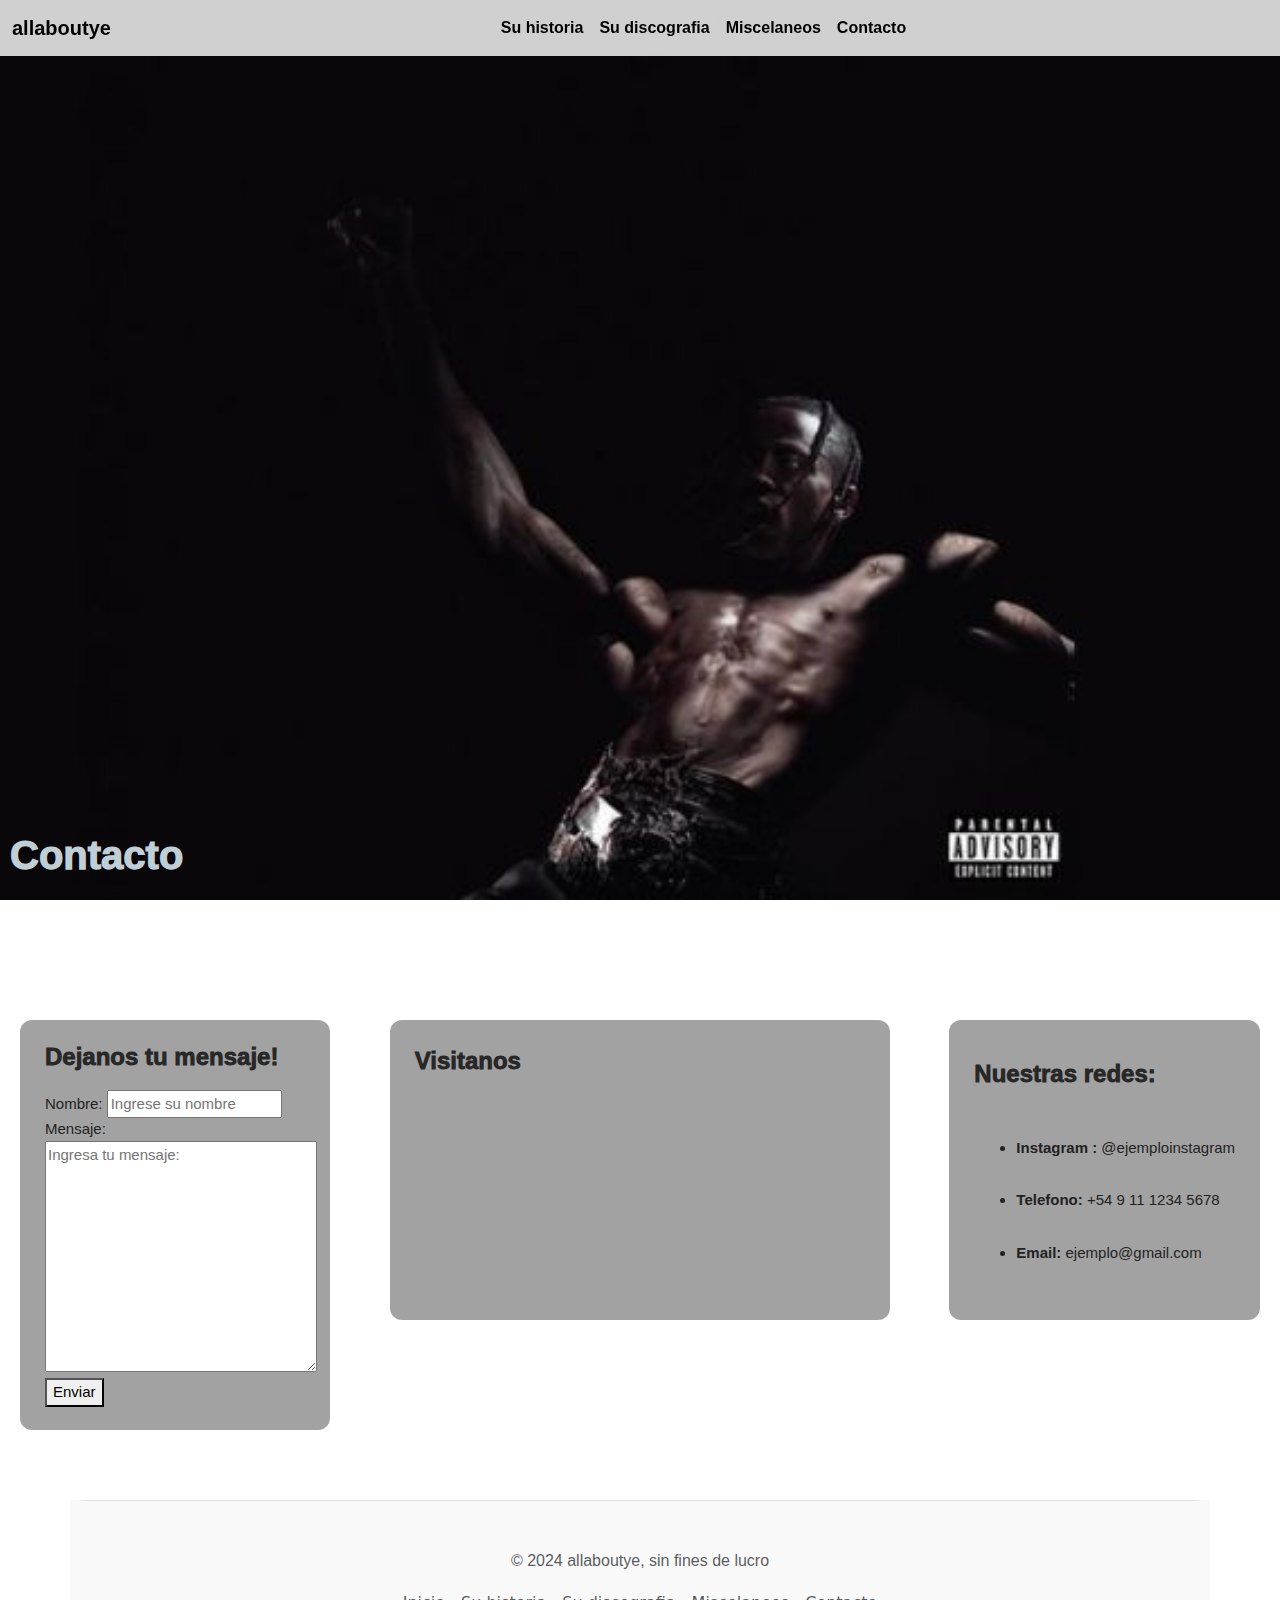
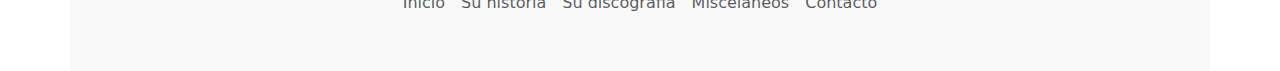
<file: pages/contacto.html>
<!DOCTYPE html>
<html lang="en">
<head>
    <meta charset="UTF-8">
    <meta name="viewport" content="width=device-width, initial-scale=1.0">
    <link href="https://cdn.jsdelivr.net/npm/bootstrap@5.3.3/dist/css/bootstrap.min.css" rel="stylesheet" integrity="sha384-QWTKZyjpPEjISv5WaRU9OFeRpok6YctnYmDr5pNlyT2bRjXh0JMhjY6hW+ALEwIH" crossorigin="anonymous">
    <link rel="stylesheet" href="../css/style.css">
    <title>pre entrega 2</title>
</head>
<body>
    <header>
        <nav class="navbar navbar-expand-lg bg-cont top-0 position-fixed w-100 z-1000 bg-cont">
          <div class="container-fluid pe-0 ">
            <a class="navbar-brand" href="../index.html"><strong>allaboutye</strong></a>
            <button class="navbar-toggler" type="button" data-bs-toggle="collapse" data-bs-target="#navbarSupportedContent" aria-controls="navbarSupportedContent" aria-expanded="false" aria-label="Toggle navigation">
              <span class="navbar-toggler-icon"></span>
            </button>
            <div class="collapse navbar-collapse justify-content-center" id="navbarSupportedContent">
              <ul class="navbar-nav  mb-2 mb-lg-0">
                <li class="nav-item">
                  <a class="nav-link active" aria-current="page" href="../pages/historia.html">Su historia</a>
                </li>
                <li class="nav-item">
                  <a class="nav-link active" aria-current="page" href="../pages/discografia.html">Su discografia</a>
                </li>
                <li class="nav-item">
                  <a class="nav-link active" aria-current="page" href="../pages/miscelaneo.html">Miscelaneos</a>
                </li>
                <li class="nav-item">
                  <a class="nav-link active" aria-current="page" href="contacto.html">Contacto</a>
                </li>
              </ul>
            </div>
          </div>
        </nav>
        
      </header>
    <main>
        <section class="hero">
            <article class="hero-content">
                <img src="../imgs/utopia header.jpg" alt="Banner Kanye West, album Ye cover" class="contImg">
                <div>
                    <h1>Contacto</h1>
                </div>
            </article>
        </section>
        <section class="contactos">
            <article class="contacto" >
                <div class="contacto-content">
                    <h2>Dejanos tu mensaje!</h2>
                    <form>
                        <div>
                            <label for="nombre">Nombre: </label>
                            <input type="text" id="nombre" placeholder="Ingrese su nombre">
                        </div>
                        <div>
                            <label for="mensaje">Mensaje:</label>
                            <textarea name="mensaje" id="mensaje" cols="30" rows="10" placeholder="Ingresa tu mensaje:"></textarea>
                        </div>
                        <button type="submit">Enviar</button>
                    </form>
                </div>
            </article>
            <article class="contacto-map" >
                <div class="contacto-content">
                    <h2>Visitanos</h2>
                    <iframe src="https://www.google.com/maps/embed?pb=!1m18!1m12!1m3!1d3539.2441127667316!2d153.0720229743963!3d-27.492782617688153!2m3!1f0!2f0!3f0!3m2!1i1024!2i768!4f13.1!3m3!1m2!1s0x6b915b3699f8b55b%3A0x922c423769b42c14!2sKaye%20West%20Studios!5e0!3m2!1ses-419!2sar!4v1710774173276!5m2!1ses-419!2sar" width="600" height="450" style="border:0;" allowfullscreen="" loading="lazy" referrerpolicy="no-referrer-when-downgrade"></iframe>
                </div>
            </article>
            <article class="contacto-redes" >
                <div class="contacto-content">
                    <h2>Nuestras redes:</h2>
                    <ul>
                        <li> <span>Instagram :</span> @ejemploinstagram</li>
                        <li><span>Telefono:</span> +54 9 11 1234 5678</li>
                        <li> <span>Email:</span> ejemplo@gmail.com</li>
                    </ul>
                </div>
            </article>
        </section>
    </main>

    <div class="container foot ">
      <footer class="d-flex flex-wrap justify-content-center align-items-center p-5 border-top">
        <p class=" mb-0 text-muted ">&copy; 2024 allaboutye, sin fines de lucro</p>
    
        <ul class="nav col-md-12 justify-content-center">
          <li class="nav-item"><a href="../index.html" class="nav-link px-2 text-muted">Inicio</a></li>
          <li class="nav-item"><a href="../pages/historia.html" class="nav-link px-2 text-muted">Su historia</a></li>
          <li class="nav-item"><a href="../pages/discografia.html" class="nav-link px-2 text-muted">Su discografia</a></li>
          <li class="nav-item"><a href="../pages/miscelaneo.html" class="nav-link px-2 text-muted">Miscelaneos</a></li>
          <li class="nav-item"><a href="../pages/contacto.html" class="nav-link px-2 text-muted">Contacto</a></li>
        </ul>
      </footer>
    </div>
    
    <script src="https://cdn.jsdelivr.net/npm/bootstrap@5.3.3/dist/js/bootstrap.bundle.min.js" integrity="sha384-YvpcrYf0tY3lHB60NNkmXc5s9fDVZLESaAA55NDzOxhy9GkcIdslK1eN7N6jIeHz" crossorigin="anonymous"></script>
</body>
</html>
</file>
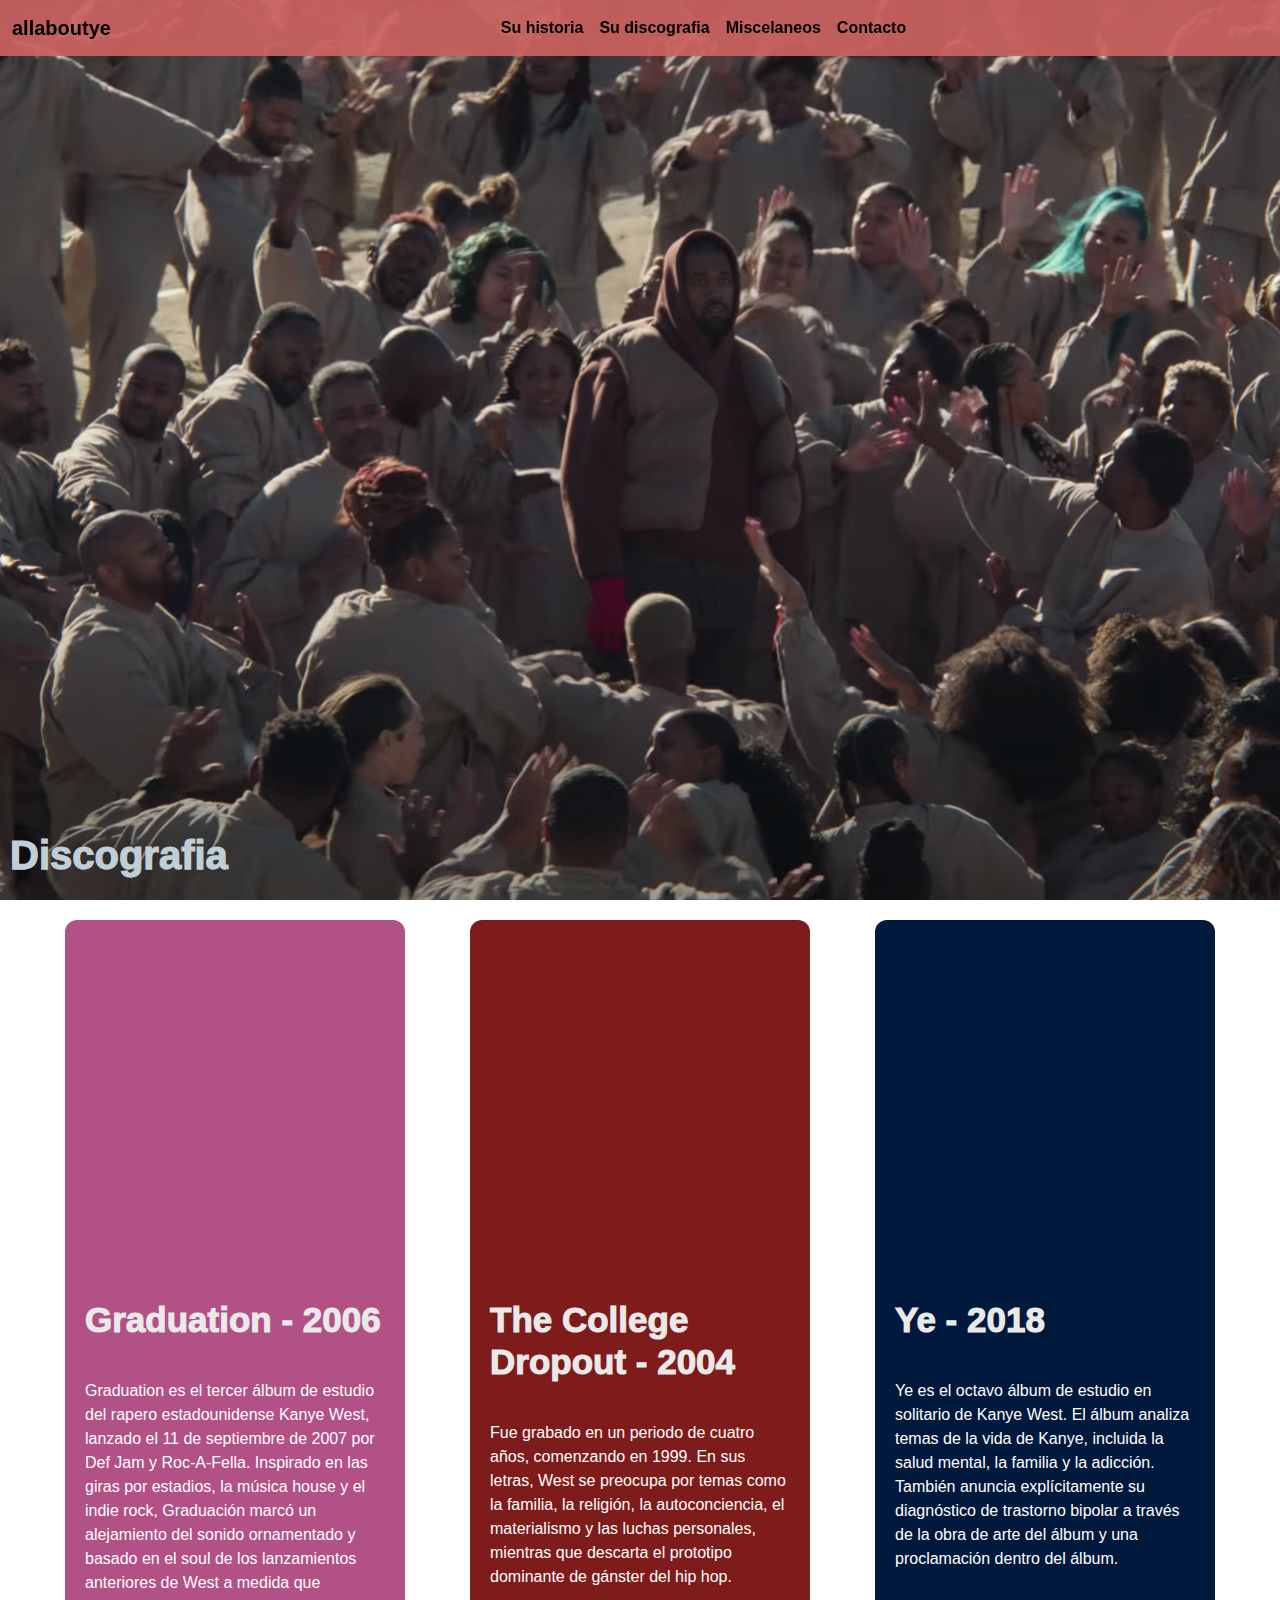
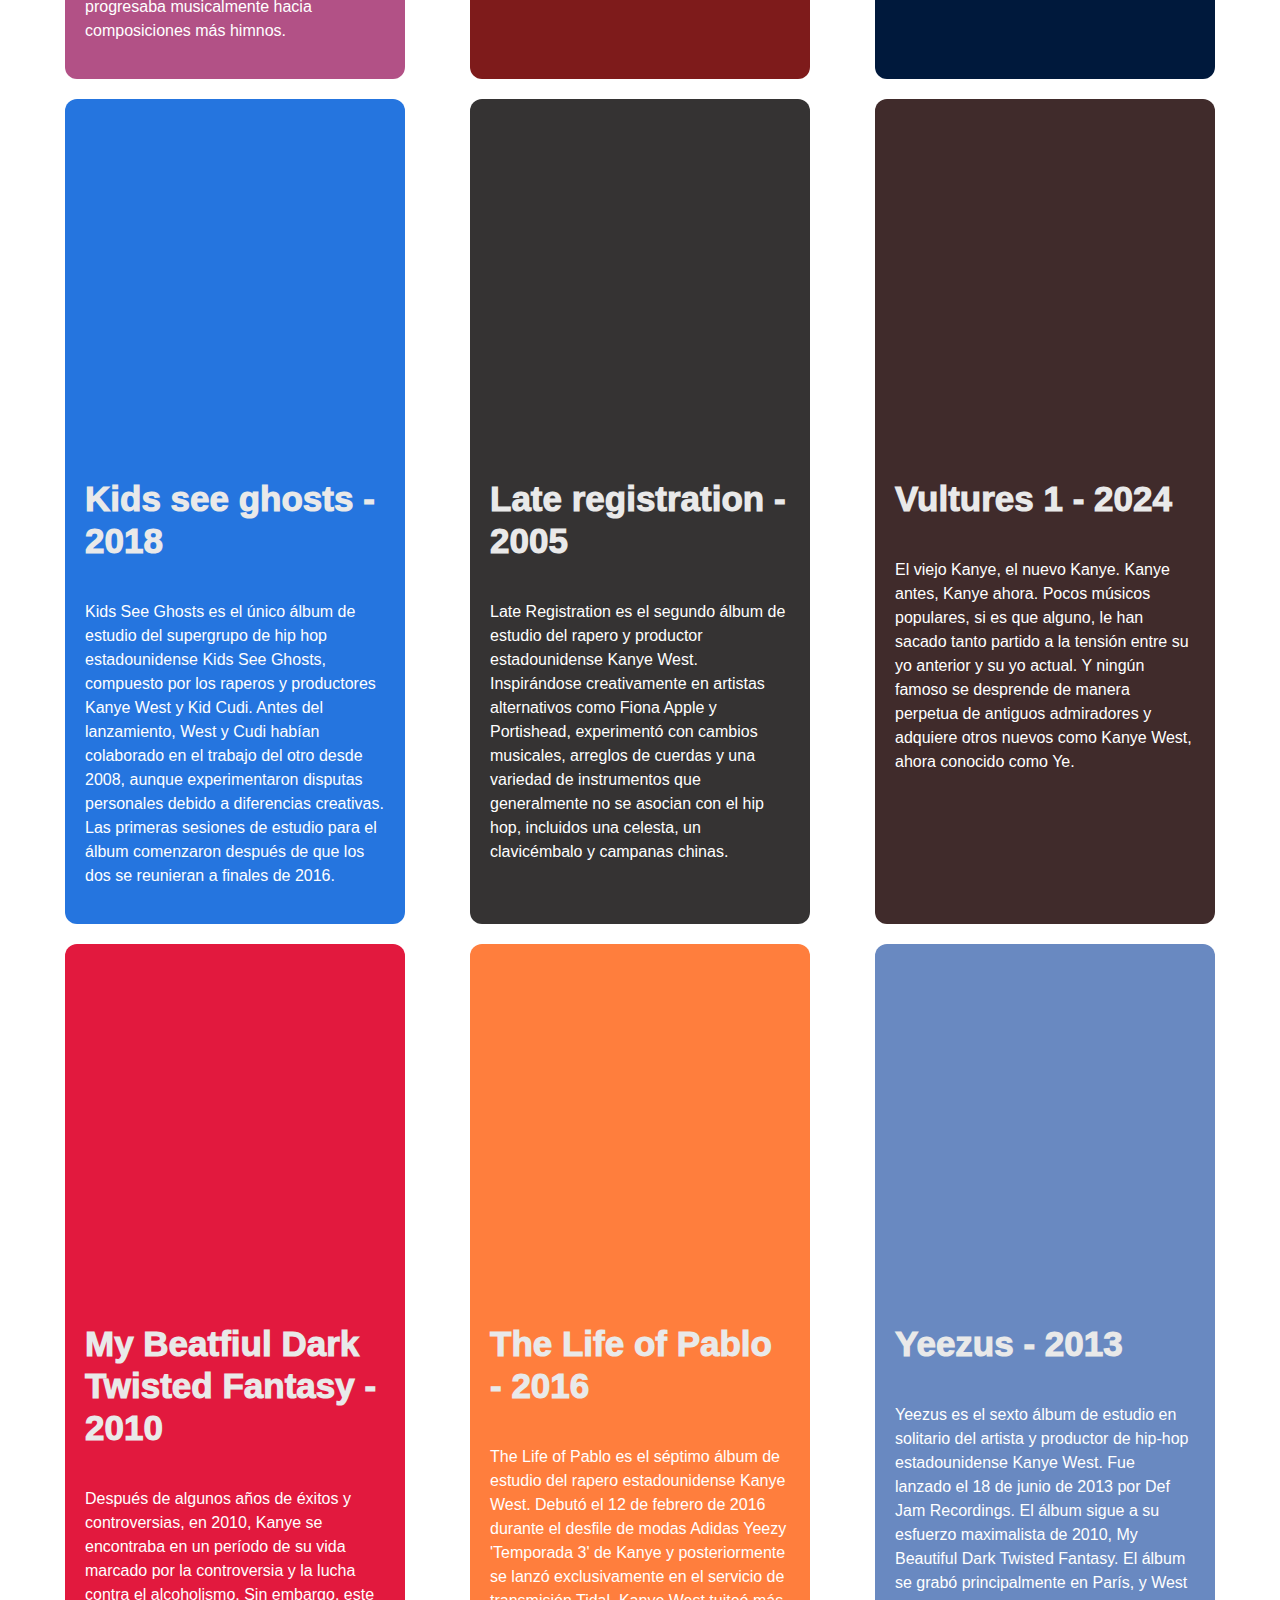
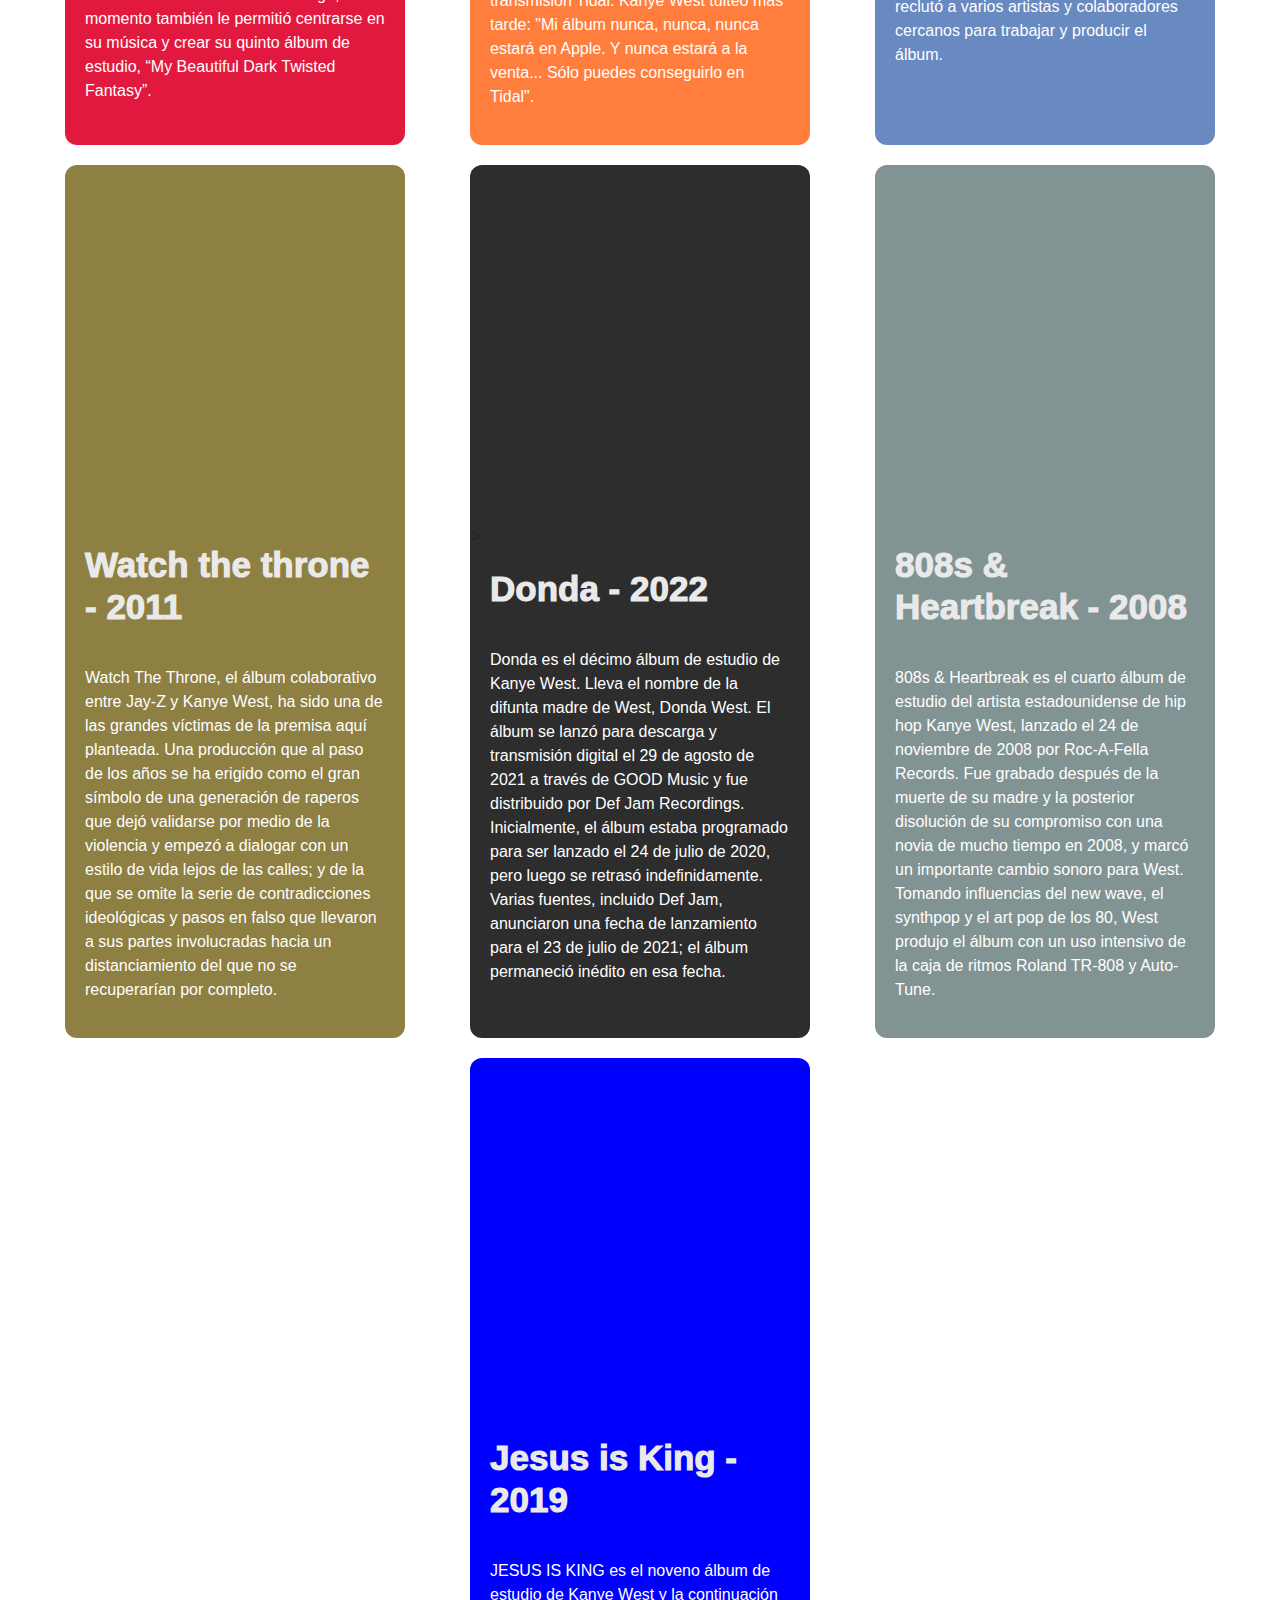
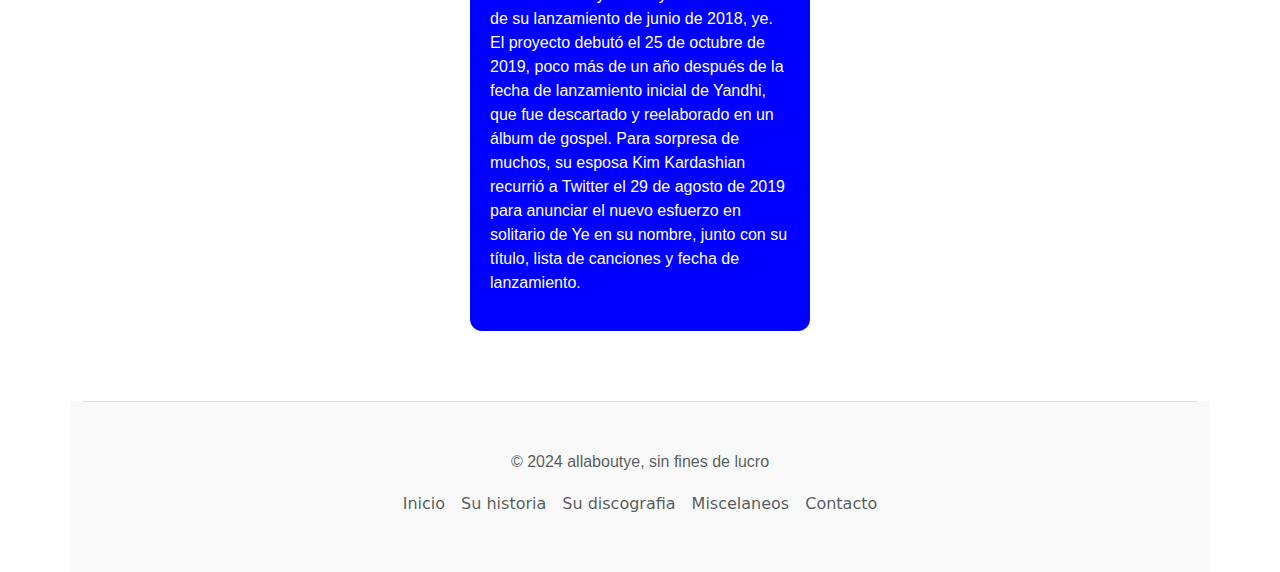
<file: pages/discografia.html>
<!DOCTYPE html>
<html lang="en">
<head>
    <meta charset="UTF-8">
    <meta name="viewport" content="width=device-width, initial-scale=1.0">
    <link href="https://cdn.jsdelivr.net/npm/bootstrap@5.3.3/dist/css/bootstrap.min.css" rel="stylesheet" integrity="sha384-QWTKZyjpPEjISv5WaRU9OFeRpok6YctnYmDr5pNlyT2bRjXh0JMhjY6hW+ALEwIH" crossorigin="anonymous">
    <link rel="stylesheet" href="../css/style.css">
    <title>pre entrega 2</title>
</head>
<body>
    <header>
        <nav class="navbar navbar-expand-lg bg-disc top-0 position-fixed w-100 z-1000 bg-cont">
            <div class="container-fluid pe-0 ">
            <a class="navbar-brand" href="../index.html"><strong>allaboutye</strong></a>
            <button class="navbar-toggler" type="button" data-bs-toggle="collapse" data-bs-target="#navbarSupportedContent" aria-controls="navbarSupportedContent" aria-expanded="false" aria-label="Toggle navigation">
                <span class="navbar-toggler-icon"></span>
            </button>
            <div class="collapse navbar-collapse justify-content-center" id="navbarSupportedContent">
                <ul class="navbar-nav  mb-2 mb-lg-0">
                <li class="nav-item">
                    <a class="nav-link active" aria-current="page" href="../pages/historia.html">Su historia</a>
                </li>
                <li class="nav-item">
                    <a class="nav-link active" aria-current="page" href="discografia.html">Su discografia</a>
                </li>
                <li class="nav-item">
                    <a class="nav-link active" aria-current="page" href="../pages/miscelaneo.html">Miscelaneos</a>
                </li>
                <li class="nav-item">
                    <a class="nav-link active" aria-current="page" href="../pages/contacto.html">Contacto</a>
                </li>
                </ul>
            </div>
            </div>
        </nav>
    </header>
    <main>
        <section class="hero">
            <article class="hero-content">
                <img src="../imgs/closed on sunday.png" alt="Banner Kanye West, Closed on sunday shot">
                <div>
                    <h1>Discografia</h1>
                </div>
            </article>
        </section>

        <section class="discografia">
            <article class="graduation">
                <iframe style="border-radius:12px" src="https://open.spotify.com/embed/album/4SZko61aMnmgvNhfhgTuD3?utm_source=generator" width="100%" height="352" frameBorder="0" allowfullscreen="" allow="autoplay; clipboard-write; encrypted-media; fullscreen; picture-in-picture" loading="lazy"></iframe>
                <div class="albums-content">
                    <h2>Graduation - 2006 </h2>
                    <p>Graduation es el tercer álbum de estudio del rapero estadounidense Kanye West, lanzado el 11 de septiembre de 2007 por Def Jam y Roc-A-Fella. Inspirado en las giras por estadios, la música house y el indie rock, Graduación marcó un alejamiento del sonido ornamentado y basado en el soul de los lanzamientos anteriores de West a medida que progresaba musicalmente hacia composiciones más himnos.
                    </p>
            </article>
            <article class="TCD">
                <iframe style="border-radius:12px" src="https://open.spotify.com/embed/album/4Uv86qWpGTxf7fU7lG5X6F?utm_source=generator" width="100%" height="352" frameBorder="0" allowfullscreen="" allow="autoplay; clipboard-write; encrypted-media; fullscreen; picture-in-picture" loading="lazy"></iframe>
                <div class="albums-content">
                    <h2>The College Dropout - 2004</h2>
                    <p>Fue grabado en un periodo de cuatro años, comenzando en 1999. En sus letras, West se preocupa por temas como la familia, la religión, la autoconciencia, el materialismo y las luchas personales, mientras que descarta el prototipo dominante de gánster del hip hop.
                    </p>
            </article>
            <article class="Ye">
                <iframe style="border-radius:12px" src="https://open.spotify.com/embed/album/2Ek1q2haOnxVqhvVKqMvJe?utm_source=generator" width="100%" height="352" frameBorder="0" allowfullscreen="" allow="autoplay; clipboard-write; encrypted-media; fullscreen; picture-in-picture" loading="lazy"></iframe>
                <div class="albums-content">
                    <h2>Ye - 2018</h2>
                    <p>Ye es el octavo álbum de estudio en solitario de Kanye West. El álbum analiza temas de la vida de Kanye, incluida la salud mental, la familia y la adicción. También anuncia explícitamente su diagnóstico de trastorno bipolar a través de la obra de arte del álbum y una proclamación dentro del álbum.
                    </p>
            </article>
            <article class="KSG">
                <iframe style="border-radius:12px" src="https://open.spotify.com/embed/album/6pwuKxMUkNg673KETsXPUV?utm_source=generator" width="100%" height="352" frameBorder="0" allowfullscreen="" allow="autoplay; clipboard-write; encrypted-media; fullscreen; picture-in-picture" loading="lazy"></iframe>
                <div class="albums-content">
                    <h2>Kids see ghosts - 2018 </h2>
                    <p>Kids See Ghosts es el único álbum de estudio del supergrupo de hip hop estadounidense Kids See Ghosts, compuesto por los raperos y productores Kanye West y Kid Cudi. Antes del lanzamiento, West y Cudi habían colaborado en el trabajo del otro desde 2008, aunque experimentaron disputas personales debido a diferencias creativas. Las primeras sesiones de estudio para el álbum comenzaron después de que los dos se reunieran a finales de 2016.
                    </p>
            </article>
            <article class="Late-registration">
                <iframe style="border-radius:12px" src="https://open.spotify.com/embed/album/5ll74bqtkcXlKE7wwkMq4g?utm_source=generator" width="100%" height="352" frameBorder="0" allowfullscreen="" allow="autoplay; clipboard-write; encrypted-media; fullscreen; picture-in-picture" loading="lazy"></iframe>
                <div class="albums-content">
                    <h2>Late registration - 2005</h2>
                    <p>Late Registration es el segundo álbum de estudio del rapero y productor estadounidense Kanye West. Inspirándose creativamente en artistas alternativos como Fiona Apple y Portishead, experimentó con cambios musicales, arreglos de cuerdas y una variedad de instrumentos que generalmente no se asocian con el hip hop, incluidos una celesta, un clavicémbalo y campanas chinas.
                    </p>
            </article>
            <article id="VulturesDisc">
                <iframe style="border-radius:12px" src="https://open.spotify.com/embed/album/30zwjSQEodaUXCn11nmiVF?utm_source=generator" width="100%" height="352" frameBorder="0" allowfullscreen="" allow="autoplay; clipboard-write; encrypted-media; fullscreen; picture-in-picture" loading="lazy"></iframe>
                <div class="albums-content">
                    <h2>Vultures 1 - 2024</h2>
                    <p>El viejo Kanye, el nuevo Kanye. Kanye antes, Kanye ahora. Pocos músicos populares, si es que alguno, le han sacado tanto partido a la tensión entre su yo anterior y su yo actual. Y ningún famoso se desprende de manera perpetua de antiguos admiradores y adquiere otros nuevos como Kanye West, ahora conocido como Ye.
                    </p>
            </article>
            <article class="MBDTF">
                <iframe style="border-radius:12px" src="https://open.spotify.com/embed/album/20r762YmB5HeofjMCiPMLv?utm_source=generator" width="100%" height="352" frameBorder="0" allowfullscreen="" allow="autoplay; clipboard-write; encrypted-media; fullscreen; picture-in-picture" loading="lazy"></iframe>
                <div class="albums-content">
                    <h2>My Beatfiul Dark Twisted Fantasy - 2010</h2>
                    <p>Después de algunos años de éxitos y controversias, en 2010, Kanye se encontraba en un período de su vida marcado por la controversia y la lucha contra el alcoholismo. Sin embargo, este momento también le permitió centrarse en su música y crear su quinto álbum de estudio, “My Beautiful Dark Twisted Fantasy”.
                    </p>
            </article>
            <article class="TLOP">
                <iframe style="border-radius:12px" src="https://open.spotify.com/embed/album/7gsWAHLeT0w7es6FofOXk1?utm_source=generator" width="100%" height="352" frameBorder="0" allowfullscreen="" allow="autoplay; clipboard-write; encrypted-media; fullscreen; picture-in-picture" loading="lazy"></iframe>
                <div class="albums-content">
                    <h2>The Life of Pablo - 2016</h2>
                    <p>The Life of Pablo es el séptimo álbum de estudio del rapero estadounidense Kanye West. Debutó el 12 de febrero de 2016 durante el desfile de modas Adidas Yeezy 'Temporada 3' de Kanye y posteriormente se lanzó exclusivamente en el servicio de transmisión Tidal. Kanye West tuiteó más tarde: "Mi álbum nunca, nunca, nunca estará en Apple. Y nunca estará a la venta... Sólo puedes conseguirlo en Tidal".
            </article>
            <article class="Yeezus">
                <iframe style="border-radius:12px" src="https://open.spotify.com/embed/album/7D2NdGvBHIavgLhmcwhluK?utm_source=generator" width="100%" height="352" frameBorder="0" allowfullscreen="" allow="autoplay; clipboard-write; encrypted-media; fullscreen; picture-in-picture" loading="lazy"></iframe>
                <div class="albums-content">
                    <h2>Yeezus - 2013</h2>
                    <p>Yeezus es el sexto álbum de estudio en solitario del artista y productor de hip-hop estadounidense Kanye West. Fue lanzado el 18 de junio de 2013 por Def Jam Recordings. El álbum sigue a su esfuerzo maximalista de 2010, My Beautiful Dark Twisted Fantasy. El álbum se grabó principalmente en París, y West reclutó a varios artistas y colaboradores cercanos para trabajar y producir el álbum.
                    </p>
            </article>
            <article class="WTT">
                <iframe style="border-radius:12px" src="https://open.spotify.com/embed/album/0OcMap99vLEeGkBCfCwRwS?utm_source=generator" width="100%" height="352" frameBorder="0" allowfullscreen="" allow="autoplay; clipboard-write; encrypted-media; fullscreen; picture-in-picture" loading="lazy"></iframe>
                <div class="albums-content">
                    <h2>Watch the throne - 2011</h2>
                    <p>Watch The Throne, el álbum colaborativo entre Jay-Z y Kanye West, ha sido una de las grandes víctimas de la premisa aquí planteada. Una producción que al paso de los años se ha erigido como el gran símbolo de una generación de raperos que dejó validarse por medio de la violencia y empezó a dialogar con un estilo de vida lejos de las calles; y de la que se omite la serie de contradicciones ideológicas y pasos en falso que llevaron a sus partes involucradas hacia un distanciamiento del que no se recuperarían por completo.
                    </p>
            </article>
            <article class="Donda">
                <iframe style="border-radius:12px" src="https://open.spotify.com/embed/album/5CnpZV3q5BcESefcB3WJmz?utm_source=generator&theme=0" width="100%" height="352" frameBorder="0" allowfullscreen="" allow="autoplay; clipboard-write; encrypted-media; fullscreen; picture-in-picture" loading="lazy"></iframe>>
                <div class="albums-content">
                    <h2>Donda - 2022</h2>
                    <p>Donda es el décimo álbum de estudio de Kanye West. Lleva el nombre de la difunta madre de West, Donda West. El álbum se lanzó para descarga y transmisión digital el 29 de agosto de 2021 a través de GOOD Music y fue distribuido por Def Jam Recordings. Inicialmente, el álbum estaba programado para ser lanzado el 24 de julio de 2020, pero luego se retrasó indefinidamente. Varias fuentes, incluido Def Jam, anunciaron una fecha de lanzamiento para el 23 de julio de 2021; el álbum permaneció inédito en esa fecha.
                    </p>
            </article>
            <article class="Heartbreak">
                <iframe style="border-radius:12px" src="https://open.spotify.com/embed/album/3WFTGIO6E3Xh4paEOBY9OU?utm_source=generator" width="100%" height="352" frameBorder="0" allowfullscreen="" allow="autoplay; clipboard-write; encrypted-media; fullscreen; picture-in-picture" loading="lazy"></iframe>
                <div class="albums-content">
                    <h2>808s & Heartbreak - 2008</h2>
                    <p>808s & Heartbreak es el cuarto álbum de estudio del artista estadounidense de hip hop Kanye West, lanzado el 24 de noviembre de 2008 por Roc-A-Fella Records. Fue grabado después de la muerte de su madre y la posterior disolución de su compromiso con una novia de mucho tiempo en 2008, y marcó un importante cambio sonoro para West. Tomando influencias del new wave, el synthpop y el art pop de los 80, West produjo el álbum con un uso intensivo de la caja de ritmos Roland TR-808 y Auto-Tune.
                    </p>
            </article>
            <article class="Jesus-is-king">
                <iframe style="border-radius:12px" src="https://open.spotify.com/embed/album/0FgZKfoU2Br5sHOfvZKTI9?utm_source=generator" width="100%" height="352" frameBorder="0" allowfullscreen="" allow="autoplay; clipboard-write; encrypted-media; fullscreen; picture-in-picture" loading="lazy"></iframe>
                <div class="albums-content">
                    <h2>Jesus is King - 2019</h2>
                    <p>JESUS IS KING es el noveno álbum de estudio de Kanye West y la continuación de su lanzamiento de junio de 2018, ye. El proyecto debutó el 25 de octubre de 2019, poco más de un año después de la fecha de lanzamiento inicial de Yandhi, que fue descartado y reelaborado en un álbum de gospel. Para sorpresa de muchos, su esposa Kim Kardashian recurrió a Twitter el 29 de agosto de 2019 para anunciar el nuevo esfuerzo en solitario de Ye en su nombre, junto con su título, lista de canciones y fecha de lanzamiento.
                    </p>
            </article>
        </section>
    </main>
    
    <div class="container foot ">
        <footer class="d-flex flex-wrap justify-content-center align-items-center p-5 border-top">
        <p class=" mb-0 text-muted ">&copy; 2024 allaboutye, sin fines de lucro</p>
        <ul class="nav col-md-12 justify-content-center">
            <li class="nav-item"><a href="../index.html" class="nav-link px-2 text-muted">Inicio</a></li>
            <li class="nav-item"><a href="../pages/historia.html" class="nav-link px-2 text-muted">Su historia</a></li>
            <li class="nav-item"><a href="../pages/discografia.html" class="nav-link px-2 text-muted">Su discografia</a></li>
            <li class="nav-item"><a href="../pages/miscelaneo.html" class="nav-link px-2 text-muted">Miscelaneos</a></li>
            <li class="nav-item"><a href="../pages/contacto.html" class="nav-link px-2 text-muted">Contacto</a></li>
        </ul>
        </footer>
    </div>

    <script src="https://cdn.jsdelivr.net/npm/bootstrap@5.3.3/dist/js/bootstrap.bundle.min.js" integrity="sha384-YvpcrYf0tY3lHB60NNkmXc5s9fDVZLESaAA55NDzOxhy9GkcIdslK1eN7N6jIeHz" crossorigin="anonymous"></script>
</html>
</file>
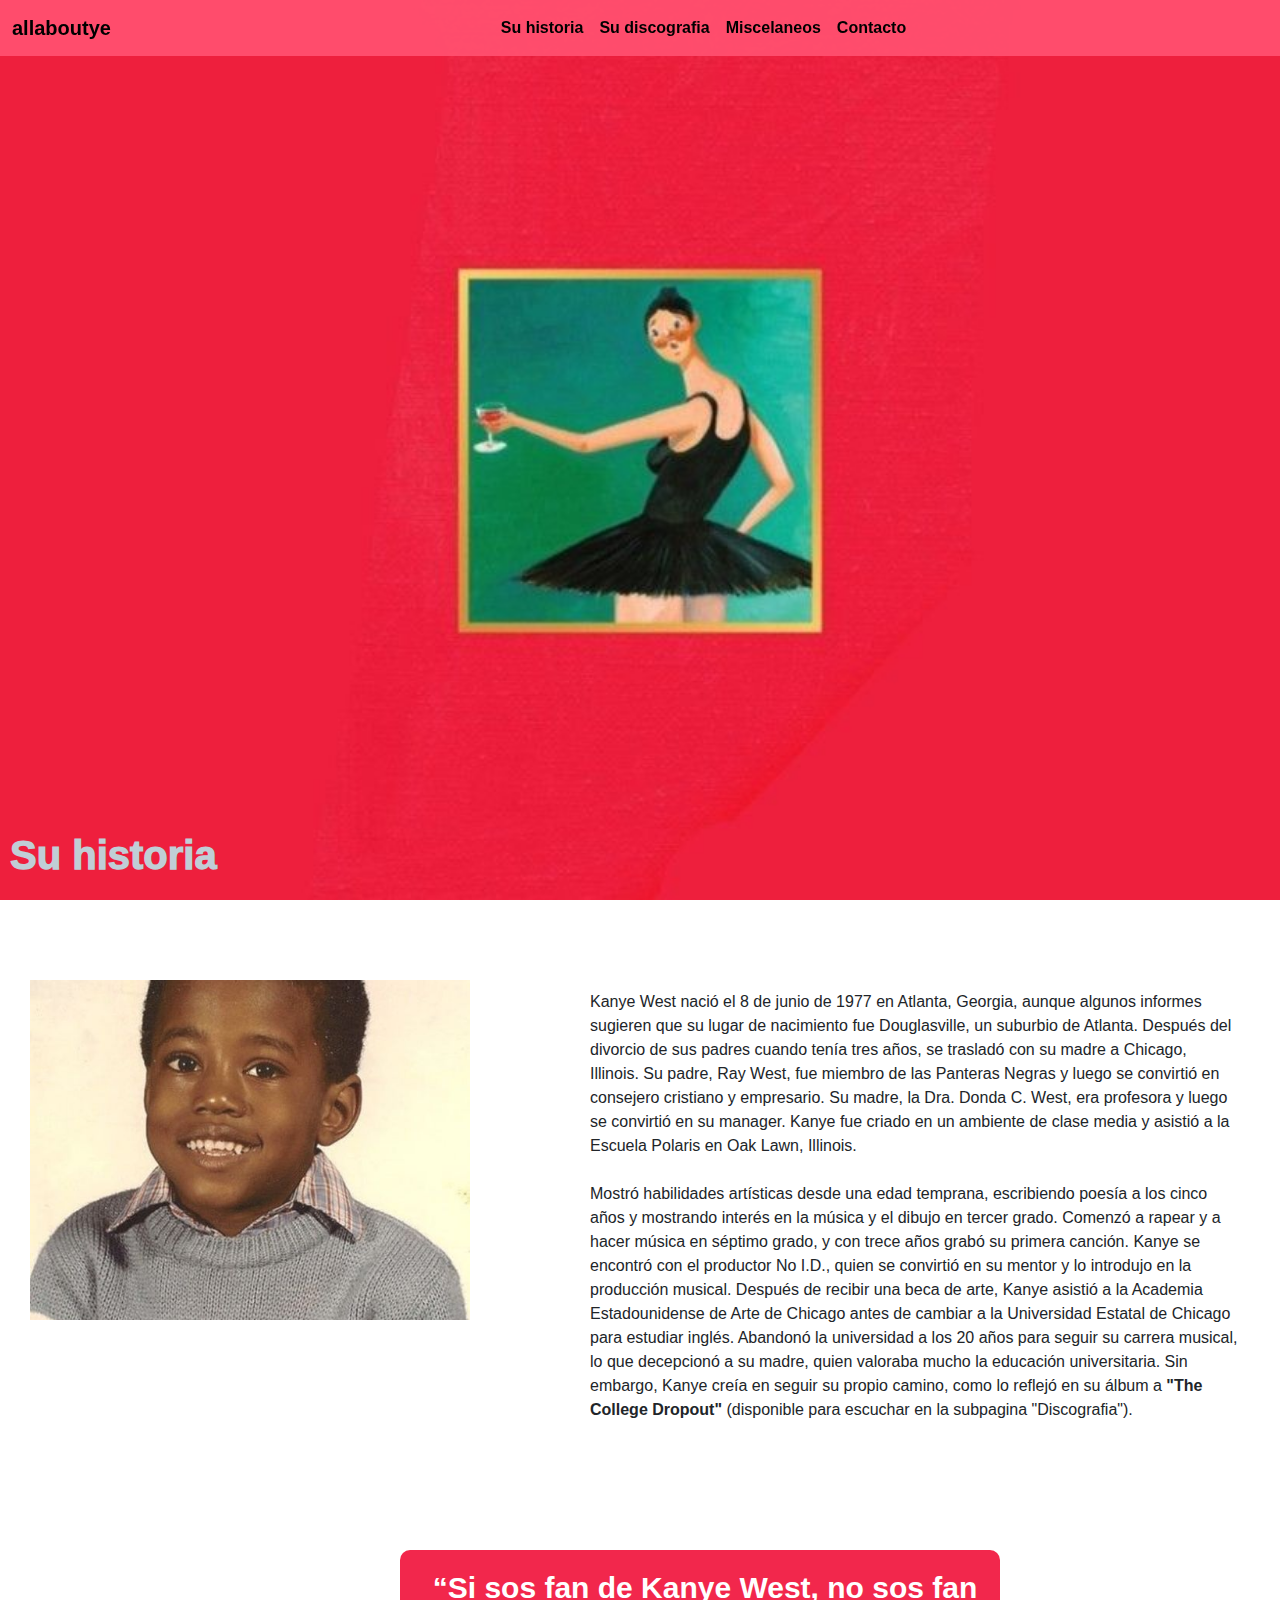
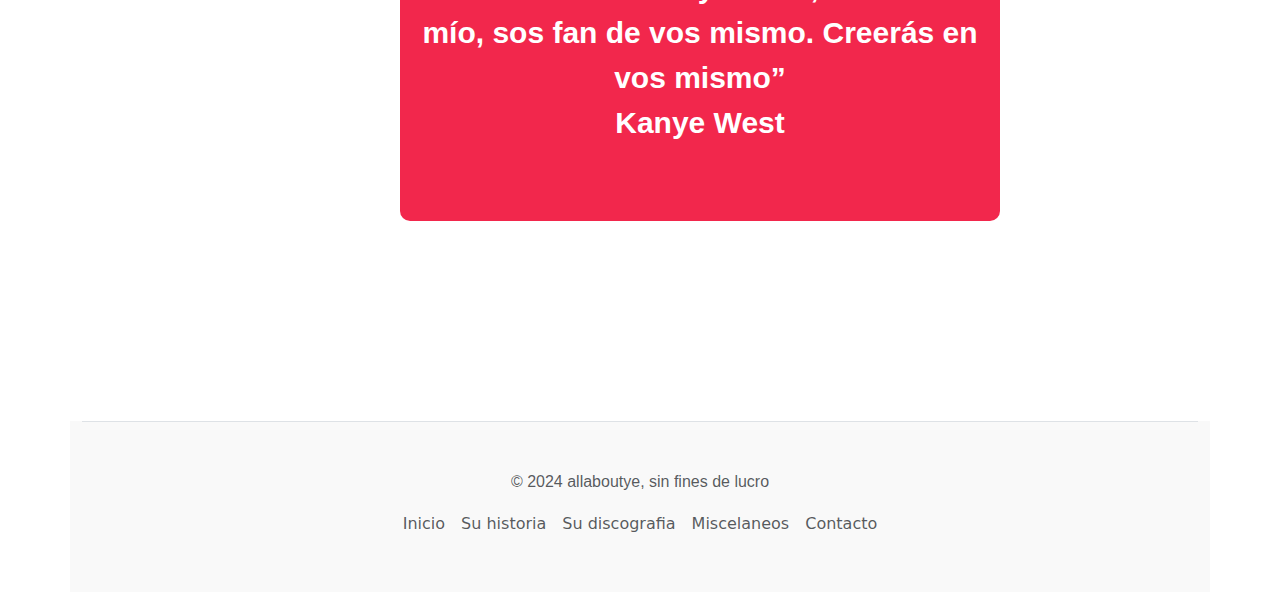
<file: pages/historia.html>
<!DOCTYPE html>
<html lang="en">
<head>
    <meta charset="UTF-8">
    <meta name="viewport" content="width=device-width, initial-scale=1.0">
    <link href="https://cdn.jsdelivr.net/npm/bootstrap@5.3.3/dist/css/bootstrap.min.css" rel="stylesheet" integrity="sha384-QWTKZyjpPEjISv5WaRU9OFeRpok6YctnYmDr5pNlyT2bRjXh0JMhjY6hW+ALEwIH" crossorigin="anonymous">
    <link rel="stylesheet" href="../css/style.css">
    <title>pre entrega 2</title>
</head>
<body>
  <header>
    <nav class="navbar navbar-expand-lg bg-his top-0 position-fixed w-100 z-1000">
      <div class="container-fluid pe-0 ">
        <a class="navbar-brand" href="../index.html"><strong>allaboutye</strong></a>
        <button class="navbar-toggler" type="button" data-bs-toggle="collapse" data-bs-target="#navbarSupportedContent" aria-controls="navbarSupportedContent" aria-expanded="false" aria-label="Toggle navigation">
          <span class="navbar-toggler-icon"></span>
        </button>
        <div class="collapse navbar-collapse justify-content-center" id="navbarSupportedContent">
          <ul class="navbar-nav  mb-2 mb-lg-0">
            <li class="nav-item">
              <a class="nav-link active" aria-current="page" href="historia.html">Su historia</a>
            </li>
            <li class="nav-item">
              <a class="nav-link active" aria-current="page" href="../pages/discografia.html">Su discografia</a>
            </li>
            <li class="nav-item">
              <a class="nav-link active" aria-current="page" href="../pages/miscelaneo.html">Miscelaneos</a>
            </li>
            <li class="nav-item">
              <a class="nav-link active" aria-current="page" href="../pages/contacto.html">Contacto</a>
            </li>
          </ul>
        </div>
      </div>
    </nav>
    
  </header>

    <main>
        <section class="hero">
            <article class="hero-content">
                <img src="../imgs/mdtf banner.jpg" alt="Banner Kanye West, Su historia Kanye">
                <div>
                    <h1>Su historia</h1>
                </div>
            </article>
        </section>
        <section class="previewHis">
            <a href="https://youtu.be/PwTx1VuMlqo?si=Pi3TqGk28DkGEmQP" target="_blank" id="linkYe"><img src="../imgs/baby ye.jpg" alt="Kanye de bebe"></a>

            <article>
                <p>Kanye West nació el 8 de junio de 1977 en Atlanta, Georgia, aunque algunos informes sugieren que su lugar de nacimiento fue Douglasville, un suburbio de Atlanta. Después del divorcio de sus padres cuando tenía tres años, se trasladó con su madre a Chicago, Illinois. Su padre, Ray West, fue miembro de las Panteras Negras y luego se convirtió en consejero cristiano y empresario. Su madre, la Dra. Donda C. West, era profesora y luego se convirtió en su manager. Kanye fue criado en un ambiente de clase media y asistió a la Escuela Polaris en Oak Lawn, Illinois.<br> <br>

                Mostró habilidades artísticas desde una edad temprana, escribiendo poesía a los cinco años y mostrando interés en la música y el dibujo en tercer grado. Comenzó a rapear y a hacer música en séptimo grado, y con trece años grabó su primera canción. Kanye se encontró con el productor No I.D., quien se convirtió en su mentor y lo introdujo en la producción musical. Después de recibir una beca de arte, Kanye asistió a la Academia Estadounidense de Arte de Chicago antes de cambiar a la Universidad Estatal de Chicago para estudiar inglés. Abandonó la universidad a los 20 años para seguir su carrera musical, lo que decepcionó a su madre, quien valoraba mucho la educación universitaria. Sin embargo, Kanye creía en seguir su propio camino, como lo reflejó en su álbum a <span id="TCD">"The College Dropout"</span> (disponible para escuchar en la subpagina "Discografia").<br> <br>
                    </p>
            </article>
        </section>
        <div id="YeFan">
            <a href="https://youtu.be/7eSFDuX2bMQ?si=9THbtPB6WFTzt9y8" target="_blank">“Si sos fan de Kanye West, no sos fan mío, sos fan de vos mismo. Creerás en vos mismo” <br> Kanye West</p></a>
        </div>
    </main>
    
    <div class="container foot ">
      <footer class="d-flex flex-wrap justify-content-center align-items-center p-5 border-top">
        <p class=" mb-0 text-muted ">&copy; 2024 allaboutye, sin fines de lucro</p>
    
        <ul class="nav col-md-12 justify-content-center">
          <li class="nav-item"><a href="../index.html" class="nav-link px-2 text-muted">Inicio</a></li>
          <li class="nav-item"><a href="../pages/historia.html" class="nav-link px-2 text-muted">Su historia</a></li>
          <li class="nav-item"><a href="../pages/discografia.html" class="nav-link px-2 text-muted">Su discografia</a></li>
          <li class="nav-item"><a href="../pages/miscelaneo.html" class="nav-link px-2 text-muted">Miscelaneos</a></li>
          <li class="nav-item"><a href="../pages/contacto.html" class="nav-link px-2 text-muted">Contacto</a></li>
        </ul>
      </footer>
    </div>

    <script src="https://cdn.jsdelivr.net/npm/bootstrap@5.3.3/dist/js/bootstrap.bundle.min.js" integrity="sha384-YvpcrYf0tY3lHB60NNkmXc5s9fDVZLESaAA55NDzOxhy9GkcIdslK1eN7N6jIeHz" crossorigin="anonymous"></script>
</body>
</html>
</file>
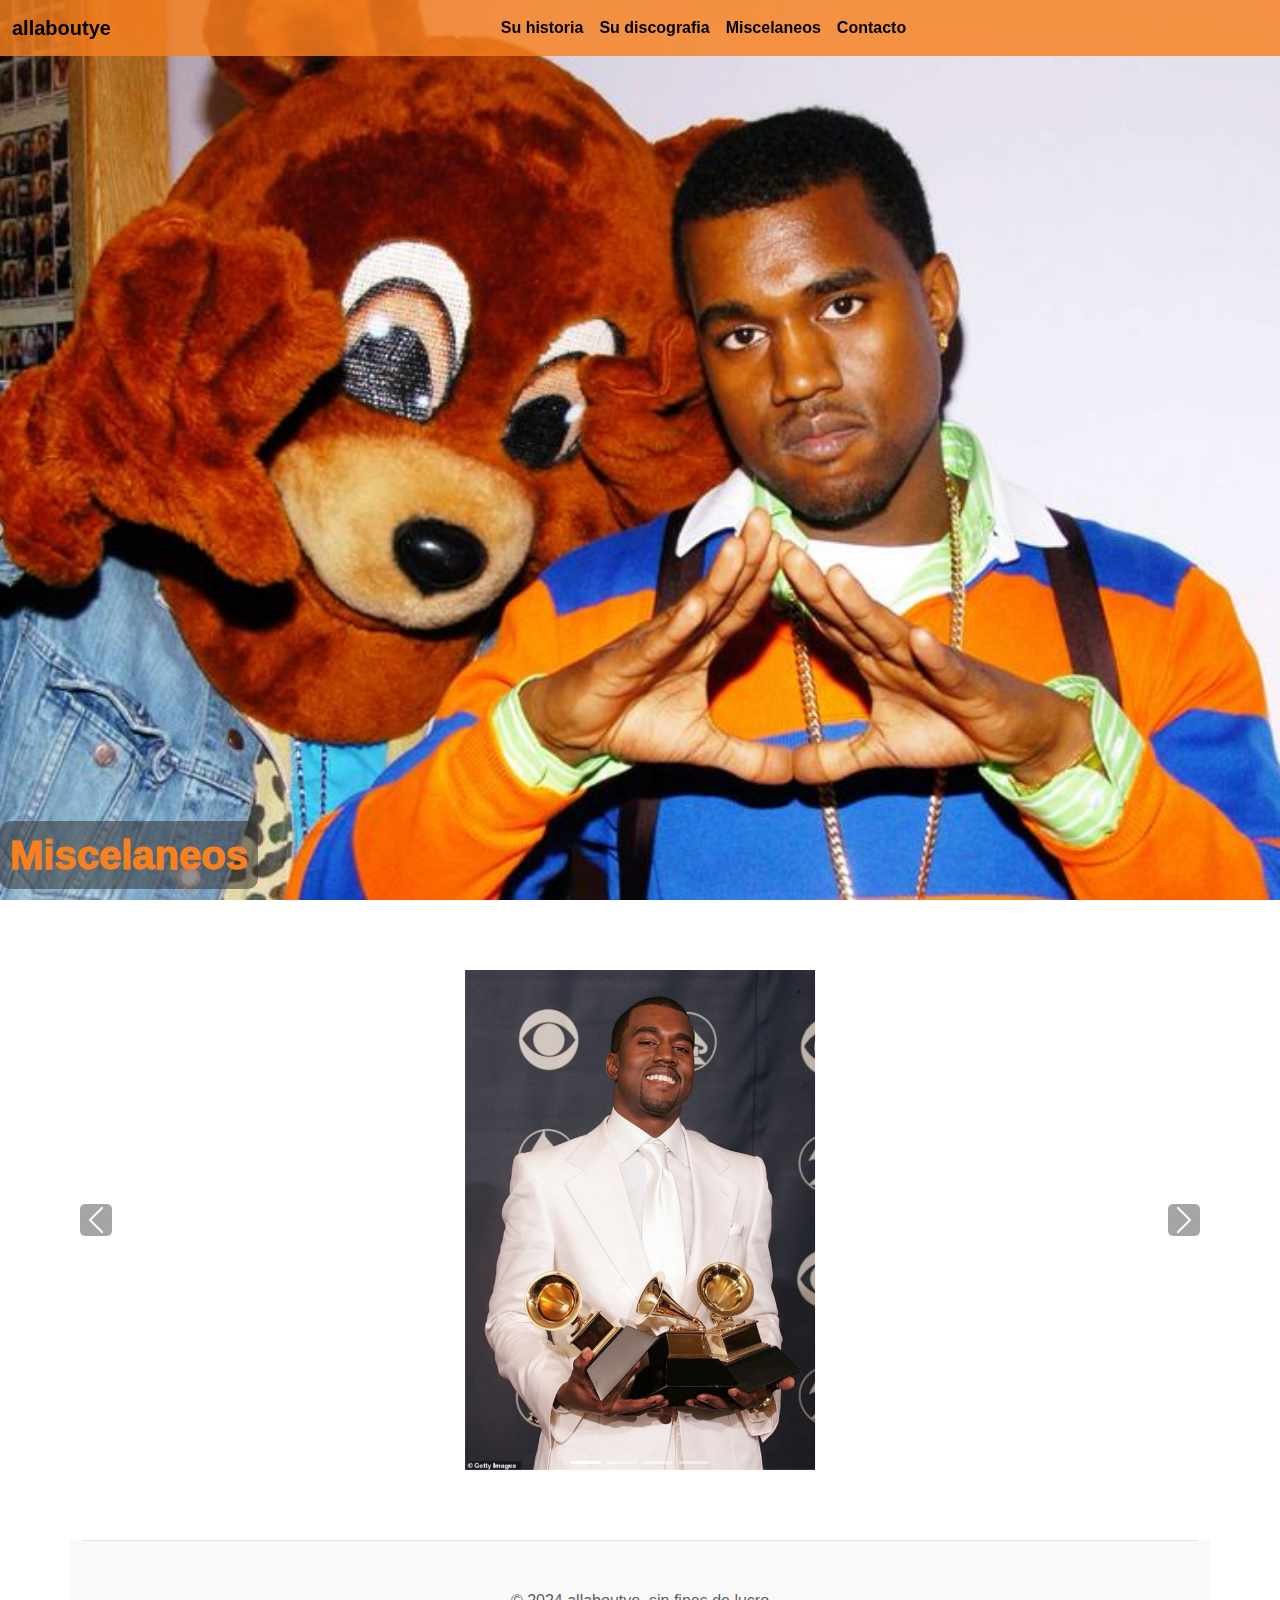
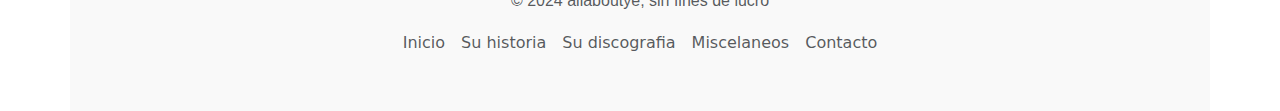
<file: pages/miscelaneo.html>
<!DOCTYPE html>
<html lang="en">
<head>
    <meta charset="UTF-8">
    <meta name="viewport" content="width=device-width, initial-scale=1.0">
    <link href="https://cdn.jsdelivr.net/npm/bootstrap@5.3.3/dist/css/bootstrap.min.css" rel="stylesheet" integrity="sha384-QWTKZyjpPEjISv5WaRU9OFeRpok6YctnYmDr5pNlyT2bRjXh0JMhjY6hW+ALEwIH" crossorigin="anonymous">
    <link rel="stylesheet" href="../css/style.css">
    <title>pre entrega 2</title>
</head>
<body >
    <header>
      <nav class="navbar navbar-expand-lg bg-misc top-0 position-fixed w-100 z-1000 bg-cont">
        <div class="container-fluid pe-0 ">
          <a class="navbar-brand" href="../index.html"><strong>allaboutye</strong></a>
          <button class="navbar-toggler" type="button" data-bs-toggle="collapse" data-bs-target="#navbarSupportedContent" aria-controls="navbarSupportedContent" aria-expanded="false" aria-label="Toggle navigation">
            <span class="navbar-toggler-icon"></span>
          </button>
          <div class="collapse navbar-collapse justify-content-center" id="navbarSupportedContent">
            <ul class="navbar-nav  mb-2 mb-lg-0">
              <li class="nav-item">
                <a class="nav-link active" aria-current="page" href="../pages/historia.html">Su historia</a>
              </li>
              <li class="nav-item">
                <a class="nav-link active" aria-current="page" href="../pages/discografia.html">Su discografia</a>
              </li>
              <li class="nav-item">
                <a class="nav-link active" aria-current="page" href="miscelaneo.html">Miscelaneos</a>
              </li>
              <li class="nav-item">
                <a class="nav-link active" aria-current="page" href="../pages/contacto.html">Contacto</a>
              </li>
            </ul>
          </div>
        </div>
      </nav>
        
      </header>
    <main>
        <section class="hero">
            <article class="hero-content">
                <img src="../imgs/bear banner.jpg" alt="Banner Kanye West, Closed on sunday shot">
                <div>
                    <h1 class="misc-h1">Miscelaneos</h1>
                </div>
            </article>
        </section>

        <section>
          <div id="carouselExampleCaptions" class="carousel slide">
            <div class="carousel-indicators">
              <button type="button" data-bs-target="#carouselExampleCaptions" data-bs-slide-to="0" class="active" aria-current="true" aria-label="Slide 1"></button>
              <button type="button" data-bs-target="#carouselExampleCaptions" data-bs-slide-to="1" aria-label="Slide 2"></button>
              <button type="button" data-bs-target="#carouselExampleCaptions" data-bs-slide-to="2" aria-label="Slide 3"></button>
              <button type="button" data-bs-target="#carouselExampleCaptions" data-bs-slide-to="3" aria-label="Slide 4"></button>
            </div>
            <div class="carousel-inner">
              <div class="carousel-item active">
                <img src="../imgs/grammy 2005.jpg" class="d-block w-100" alt="...">
                <div class="carousel-caption  d-md-block bg-carousel">
                  <h5>"I guess we'll never know"</h5>
                  <p>Kanye West luego de sufrir un accidente casi mortal, gana el premio Grammy al mejor Album de Rap del año 2004 con su entrega "The College Dropout"(disponible para escuchar en la subpagina "Discografia"). En donde al subir al escenario para dar su discurso, ocurre lo siguiente:</p>
                  <button><a href="https://youtu.be/GzlKja1ySzo?si=Snat944k3pPEOclk" target="_blank">Ir a verlo</a></button>
                </div>
              </div>
              <div class="carousel-item">
                <img src="../imgs/rolling stones portada.jpg" class="d-block w-100" alt="...">
                <div class="carousel-caption  d-md-block bg-carousel">
                  <h5>"Jesus Walks", posando para la portada de Rolling stones (2006)</h5>
                  <p>Superando a John Lennon, Kanye West no sólo se comparó con Jesús, sino que se hizo pasar por él. Y a diferencia del comentario a menudo incomprendido del Beatle, esta comparación no tenía un contexto más amplio del que sacar: Kanye apareció en una portada de Rolling Stone de 2006 con una corona de espinas.</p>
                </div>
              </div>
              <div class="carousel-item">
                <img src="../imgs/kanye y taylor.jpg" class="d-block w-100" alt="...">
                <div class="carousel-caption d-md-block bg-carousel">
                  <h5>Taylor Swift se fue "Kanye'ed"</h5>
                  <p>aylor Swift apenas tuvo la oportunidad de aceptar su premio al Mejor Video Femenino en los MTV Video Music Awards 2009 el 13 de septiembre antes de que Kanye West subiera al escenario, le quitara el micrófono de las manos a la sorprendida adolescente y expresara sus objeciones. Diciendo lo siguiente:</p>
                  <button><a href="https://youtu.be/PwTx1VuMlqo?si=luA8gLEPDXbyonG-k" target="_blank">Ir a verlo</a></button>
                </div>
              </div>
              <div class="carousel-item">
                <img src="../imgs/runaway.jpg" class="d-block w-100" alt="...">
                <div class="carousel-caption  d-md-block bg-carousel">
                  <h5 class="c-" >Runaway - Kanye West</h5>
                  <p>Simplemente la mejor produccion musical hecha por Ye en toda su historia. Ganadora de numerosos premios, entre ellos: "IMBD Video del año", "ANTVILLE Mejor cinematografia", "GRAMMY al Mejor rap album del año". Incluyendo el top 25 en Rolling Stone's mejores 100 canciones de la historia (2021).</p>
                  <iframe src="https://open.spotify.com/embed/track/3DK6m7It6Pw857FcQftMds?utm_source=generator&theme=0" width="100%" height="352" frameBorder="0" allowfullscreen="" allow="autoplay; clipboard-write; encrypted-media; fullscreen; picture-in-picture" loading="lazy"></iframe>
                </div>
              </div>
            </div>
            <button class="carousel-control-prev " type="button" data-bs-target="#carouselExampleCaptions" data-bs-slide="prev">
              <span class="carousel-control-prev-icon bg-carousel" aria-hidden="true"></span>
              <span class="visually-hidden">Previous</span>
            </button>
            <button class="carousel-control-next " type="button" data-bs-target="#carouselExampleCaptions" data-bs-slide="next">
              <span class="carousel-control-next-icon bg-carousel" aria-hidden="true"></span>
              <span class="visually-hidden ">Next</span>
            </button>
          </div>
        </section>
    </main>
    
    <div class="container foot ">
      <footer class="d-flex flex-wrap justify-content-center align-items-center p-5 border-top">
        <p class=" mb-0 text-muted ">&copy; 2024 allaboutye, sin fines de lucro</p>
    
        <ul class="nav col-md-12 justify-content-center">
          <li class="nav-item"><a href="../index.html" class="nav-link px-2 text-muted">Inicio</a></li>
          <li class="nav-item"><a href="../pages/historia.html" class="nav-link px-2 text-muted">Su historia</a></li>
          <li class="nav-item"><a href="../pages/discografia.html" class="nav-link px-2 text-muted">Su discografia</a></li>
          <li class="nav-item"><a href="../pages/miscelaneo.html" class="nav-link px-2 text-muted">Miscelaneos</a></li>
          <li class="nav-item"><a href="../pages/contacto.html" class="nav-link px-2 text-muted">Contacto</a></li>
        </ul>
      </footer>
    </div>

    <script src="https://cdn.jsdelivr.net/npm/bootstrap@5.3.3/dist/js/bootstrap.bundle.min.js" integrity="sha384-YvpcrYf0tY3lHB60NNkmXc5s9fDVZLESaAA55NDzOxhy9GkcIdslK1eN7N6jIeHz" crossorigin="anonymous"></script>
</body>
</html>
</file>
<file: css/style.css>
h1,h2,h3,h4,h5,h6{
    font-family:"Helvetica", sans-serif;
    font-weight: 1000;
    font-style: none;
    color: rgb(192, 206, 214);
}

@import url('https://fonts.googleapis.com/css2?family=Annie+Use+Your+Telescope&display=swap');
@import url('https://fonts.googleapis.com/css2?family=Source+Serif+4:ital,opsz,wght@0,8..60,200..900;1,8..60,200..900&display=swap');
@import url('https://fonts.googleapis.com/css2?family=Madimi+One&display=swap');
@import url('https://fonts.googleapis.com/css2?family=Bebas+Neue&display=swap');

p{
    font-family: 'Segoe UI', Tahoma, Geneva, Verdana, sans-serif;
    font-weight: 400;
    font-size: 16px;
}


/*Header*/

nav{
    font-family: "Helvetica", cursive;
    font-weight: 750;
    top: 0;
    z-index: 1000;
}
nav strong{
    font-weight: 800;
}

.bg-kanye{
    background-color: #7a8ca4da;
}

/*Main*/

/*@media (min-width:1000px) {
    .previewVul{
        height: auto;
        width: auto;
        
    }
    .card{
        margin-left: 0;
        width: 100%;
        margin-right: 0;
        
    }
    .card-body{
        width: 50%;
    }
    .previewVul div img{
        width: 50%;
    }
}*/


.hero {
    height: auto;
    position: relative;
}

.hero img {
    width: 100%;
    height: 100vh;
    object-fit: cover;
    position: relative;
}

.hero div{
    /*background-color: #7a8ca4ca;*/
    position: absolute;
    border: black;
    border-radius: 5px;
    width: auto;
    height: auto;
    z-index: 4 ;
    display: inline-block;
    left: 0;
    bottom: 3px;
}

.hero h1{
    font-size: 40px;
    padding: 10px;
    text-align: center;
}

.index {
    display: flex;
    align-items: center;
    justify-content: space-between;
    min-height: 100vh;
    margin-left: 50px;
    gap: 50px;
}

@media (max-width: 768px){

    .hero-content div h1{
        display: none;
    }

    .index {
        flex-direction: column;
        align-items: center;
        justify-content: center;
        margin-left: 0;
        margin-top: 50px;
    }

    .index-content{
        align-items: flex-start;
        gap: 30px ;
    }
    .index-content h2{
        font-size: 30px;
    }

    .index-img{
        width: 80%;
    }

    .index-content a{
        align-self: flex-start;
    }

    
}

.index-img {
    height: 400px;
    position: relative;
}

.index-img img {
    width: 100%;
    height: 100%;
    object-fit: contain;
    z-index: 2;
    position: relative;
}

.index-content {
    display: flex;
    flex-direction: column;
    width: 50%;
}

.titleVult{
    color: #373737;
    font-size: 35px;
}

.index-content a {
    padding: 10px;
    color: #fff;
    border-radius: 5px;
    text-decoration: none;
    width: 130px;
    text-align: center;
}
.index-content p{
    margin-top: 3px;
}

.botonVult{
    background-color: #686868;
}

.botonHist{
    background-color: #5296b3 ;
}

/* Historia*/

.bg-his{
    background-color: #ff4f6ff2;
}

.previewHis{
    margin-top: 50px;
    position: relative;
}

.previewHis article{
    position: absolute;
    display: inline-block;
    padding: 30px;
}

.previewHis article p{
    padding: 0;
    width: 90%;
    margin-left: 60px;
    margin-bottom: 100px;
    height: auto;
    margin-top: 10px;
}
.previewHis article h2{
    padding: 30px;
    color: #373737;
    font-size: 35px;
}

#NO{
    font-size: 6px;
    font-family: 'Segoe UI', Tahoma, Geneva, Verdana, sans-serif;
}

.previewHis img{
    width: 500px;
    height: 400px;
    object-fit: cover;
    padding: 30px;
    display:inline ;
}

#linkYe{
    display: inline;
}

#TCD{
    text-decoration: none;
    font-weight: 600;
}

#YeFan{
    margin: 200px;
    margin-left: 400px;
    text-align: center;
    background-color: #f2274c;
    width: 600px;
    padding: 15px;
    border-radius: 10px;
}

#YeFan a{
    text-decoration: none;
    padding: 10px;
    font-family: 'Gill Sans', 'Gill Sans MT', Calibri, 'Trebuchet MS', sans-serif;
    font-weight: 550;
    font-size: 30px;
    color: white;
}

/*Contacto*/

.bg-cont{
    background-color:  rgba(255, 255, 255, 0.812);
}



.contactos {
    display: flex;
    padding: 20px;
    flex-wrap: wrap;
    gap: 20px;
    justify-content: space-between;
}

.contacto {
    display: flex;
    flex-direction: column;
    width: 310px;
    background-color: #49494983;
    position: relative;
    border-radius: 12px;
    margin-top: 100px;
    height: auto;
    padding: 5px;
}


.contacto-content h2,
.contacto-content p {
    color: rgb(41, 40, 40);
    text-align: start;
}

.contacto-content h2 {
    font-size: 24px;
}

.contacto-content form{
    font-weight: 500;
    font-family: Helvetica, sans-serif;
    color: #222222;
    font-size: 15px;
    height: 100%;
    width: auto;
}
.contacto-content {
    padding: 20px;
    display: flex;
    flex-direction: column;
    gap: 10px;
    justify-content: center;
    align-items: flex-start;
    height: 400px;
}

.contacto-map {
    display: flex;
    flex-direction: column;
    width: 500px;
    background-color: #49494983;
    position: relative;
    border-radius: 12px;
    margin-top: 100px;
    overflow: hidden;
    height: 300px;
    padding: 5px;
}

.contacto-map iframe{
    height: 200px;
    width: 100%;
    padding: 2px;
}

.contacto-redes {
    display: flex;
    flex-direction: column;
    width: auto ;
    background-color: #49494983;
    position: relative;
    border-radius: 12px;
    margin-top: 100px;
    overflow: hidden;
    height: 300px;
    padding: 5px;
}


.contacto-redes ul li{
    margin-top: 30px;
    margin-left: 10px;
    font-family: "Helvetica", cursive;
    font-weight: 500;
    color: #222222;
    font-size: 15px;
}

.contacto-content ul li span{
    font-weight: 600;
}

/*Discografia*/

.bg-disc{
    background-color: #cb6361eb;
}

.disc{
    width: 40%;
    position: absolute;
    height: auto;
    display: inline-block;
    margin-top: 100px;
    margin-left:10px;
}


.disc article div{
    display: inline;
    margin-top: 20px;
    width: 100px;
}

.disc article div iframe{
    padding: 1px;
}
.discParr{
    margin-top:60px ;
    position: relative;
    width: 40%;
    margin-left: 600px;
}

.discParr article div{
    display: inline;
    position: absolute;
    padding: 30px;
    width: auto;

}

.discografia {
    display: flex;
    padding: 20px;
    flex-wrap: wrap;
    gap: 20px;
    justify-content: space-evenly;
    height: auto;
    
}



.albums-content h2 {
    font-size: 35px;
    width: 300px ;
    color: rgb(233, 233, 233);
}

.albums-content {
    padding: 20px;
    display: flex;
    flex-direction: column;
    gap: 10px;
    justify-content: center;
    align-items: center;
}

.albums-content p{
    width: 300px;
    margin-top: 20px;
    color: rgb(255, 255, 255);
}

.discografia article{
    border-radius: 12px;
    height: auto;
}

.graduation{
    background-color: #b25186;

}

.TCD{
    background-color: #7e1b1b;
}

.Ye{
    background-color:  #00193c;
}

.KSG{
    background-color: #005edada ;
}

.Late-registration{
    background-color: #353333;
}

#VulturesDisc{
    background-color: #402b2b;
}

.MBDTF{
    background-color:#e2193e ;
}

.TLOP{
    background-color: #ff7e3d;
}

.Yeezus{
    background-color: #6989c1;
}

.WTT{
    background-color: #8e7f42;
}

.Donda{
    background-color: rgb(45, 45, 45);
}

.Heartbreak{
    background-color: #829393;
}

.Jesus-is-king{
    background-color: blue;
}

/*Miscelaneos*/

.bg-misc{
    background-color:  rgba(248, 128, 30, 0.812);
}

.misc-h1{
    font-family:"Helvetica", sans-serif;
    font-weight: 1000;
    font-style: none;
    color:  rgb(248, 128, 30);
    background-color: #2e2e2e85;
    border-radius: 10px;
}

.carousel{
    margin-top: 50px;
    padding: 20px;
}

.carousel-item{
    height: 500px;
}


.carousel-item img{
    object-fit: contain;
    width: 100%;
    height: 100%;
    transition: 1s;
}

.bg-carousel{
    background-color: #000000b3;
    border-radius: 5px;
}

.carousel-caption{
    opacity: 0;
    transition: 2s;
}

.carousel:hover .carousel-caption{
    opacity: 1;
    height: auto;
    padding: 5px;
    width: auto;
}

.carousel:hover .carousel-item img{
    filter: blur(2px);
}

.carousel-item button{
    margin: 0;
    box-sizing: border-box;
    padding: 6px;
    background-color: #686868;
    border-radius: 5px;
    margin-left: 30px;
}

.carousel-item button a{
    color: white;
    text-decoration: none;
}

.carousel-item iframe{
    border-radius: 20px;
    height: 100px;
    width: auto;
}

@media (max-width: 768px){
    .carousel-item iframe{
        width: 100%;
        height: 110px;
    }
}

/*Footer*/

.foot{
    margin-top: 50px;
    background-color: #d3d3d320;
}

footer{
    gap: 10px;
}
</file>
